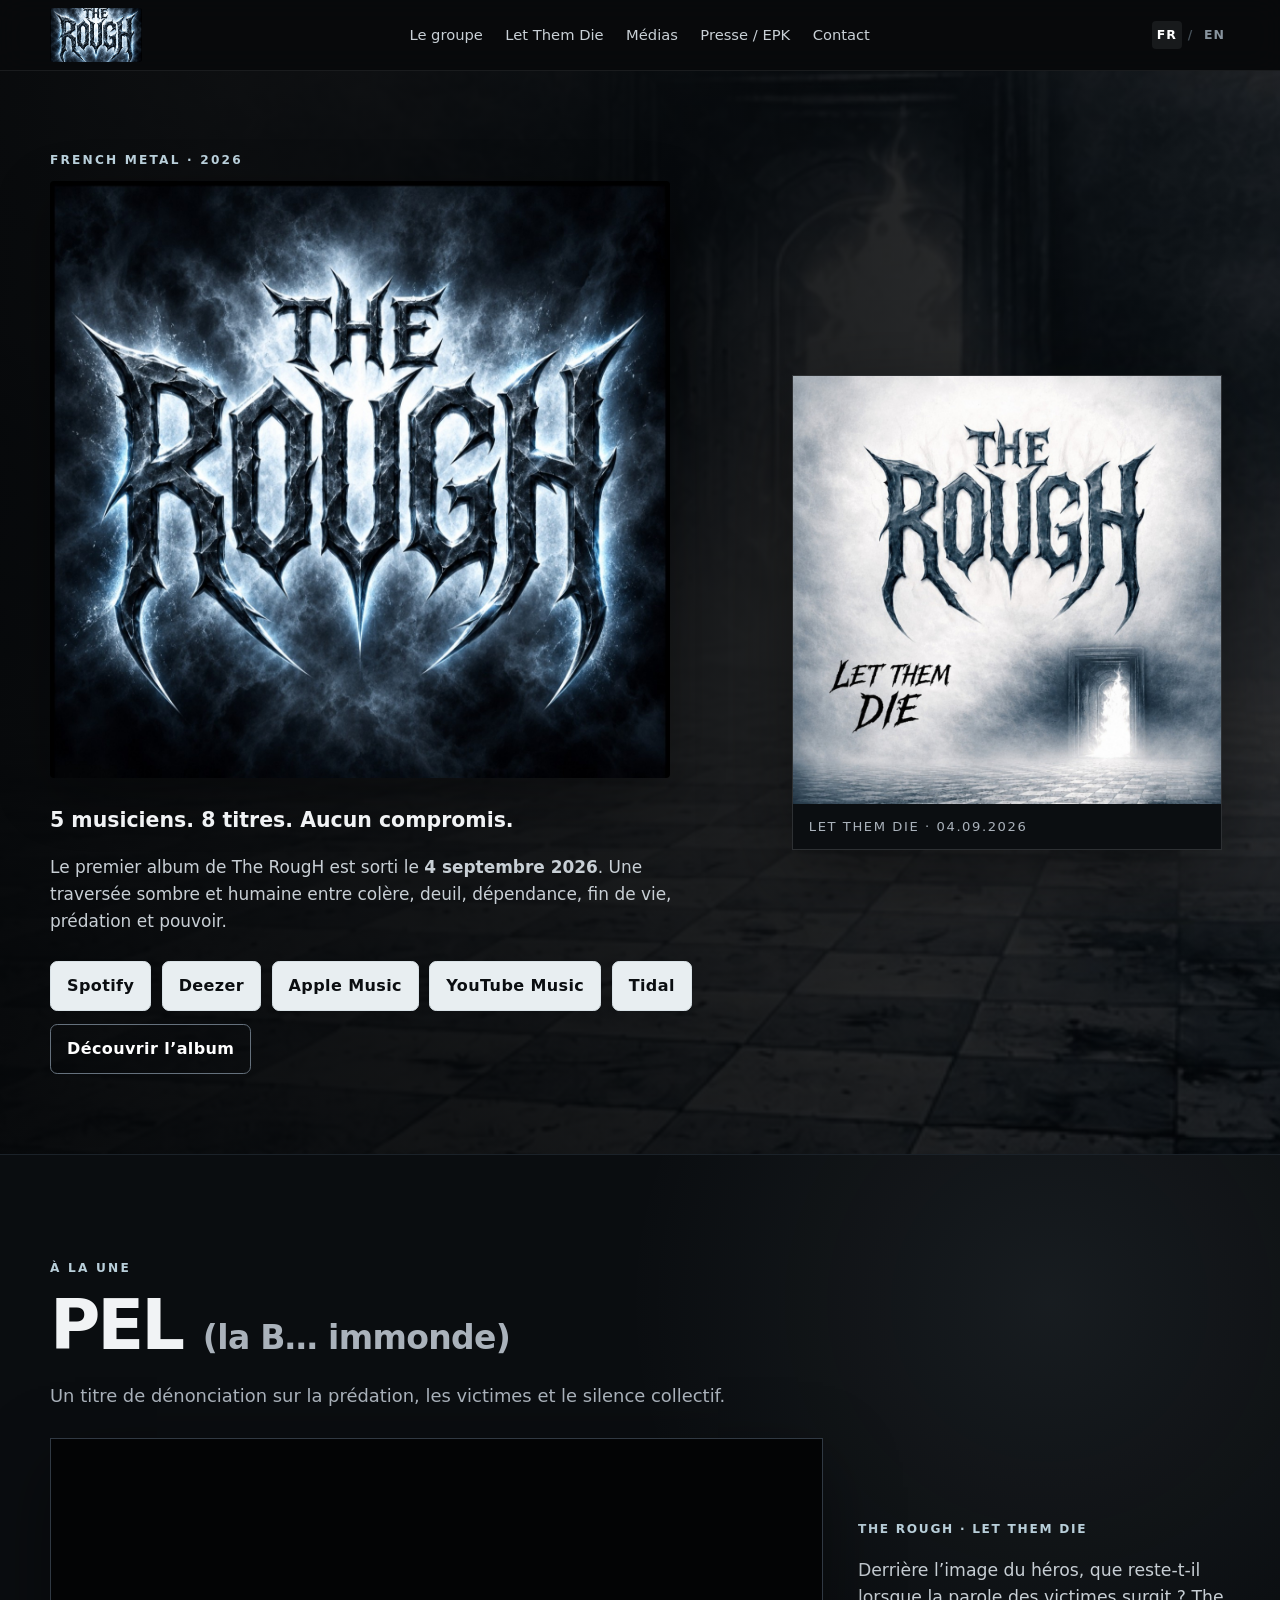
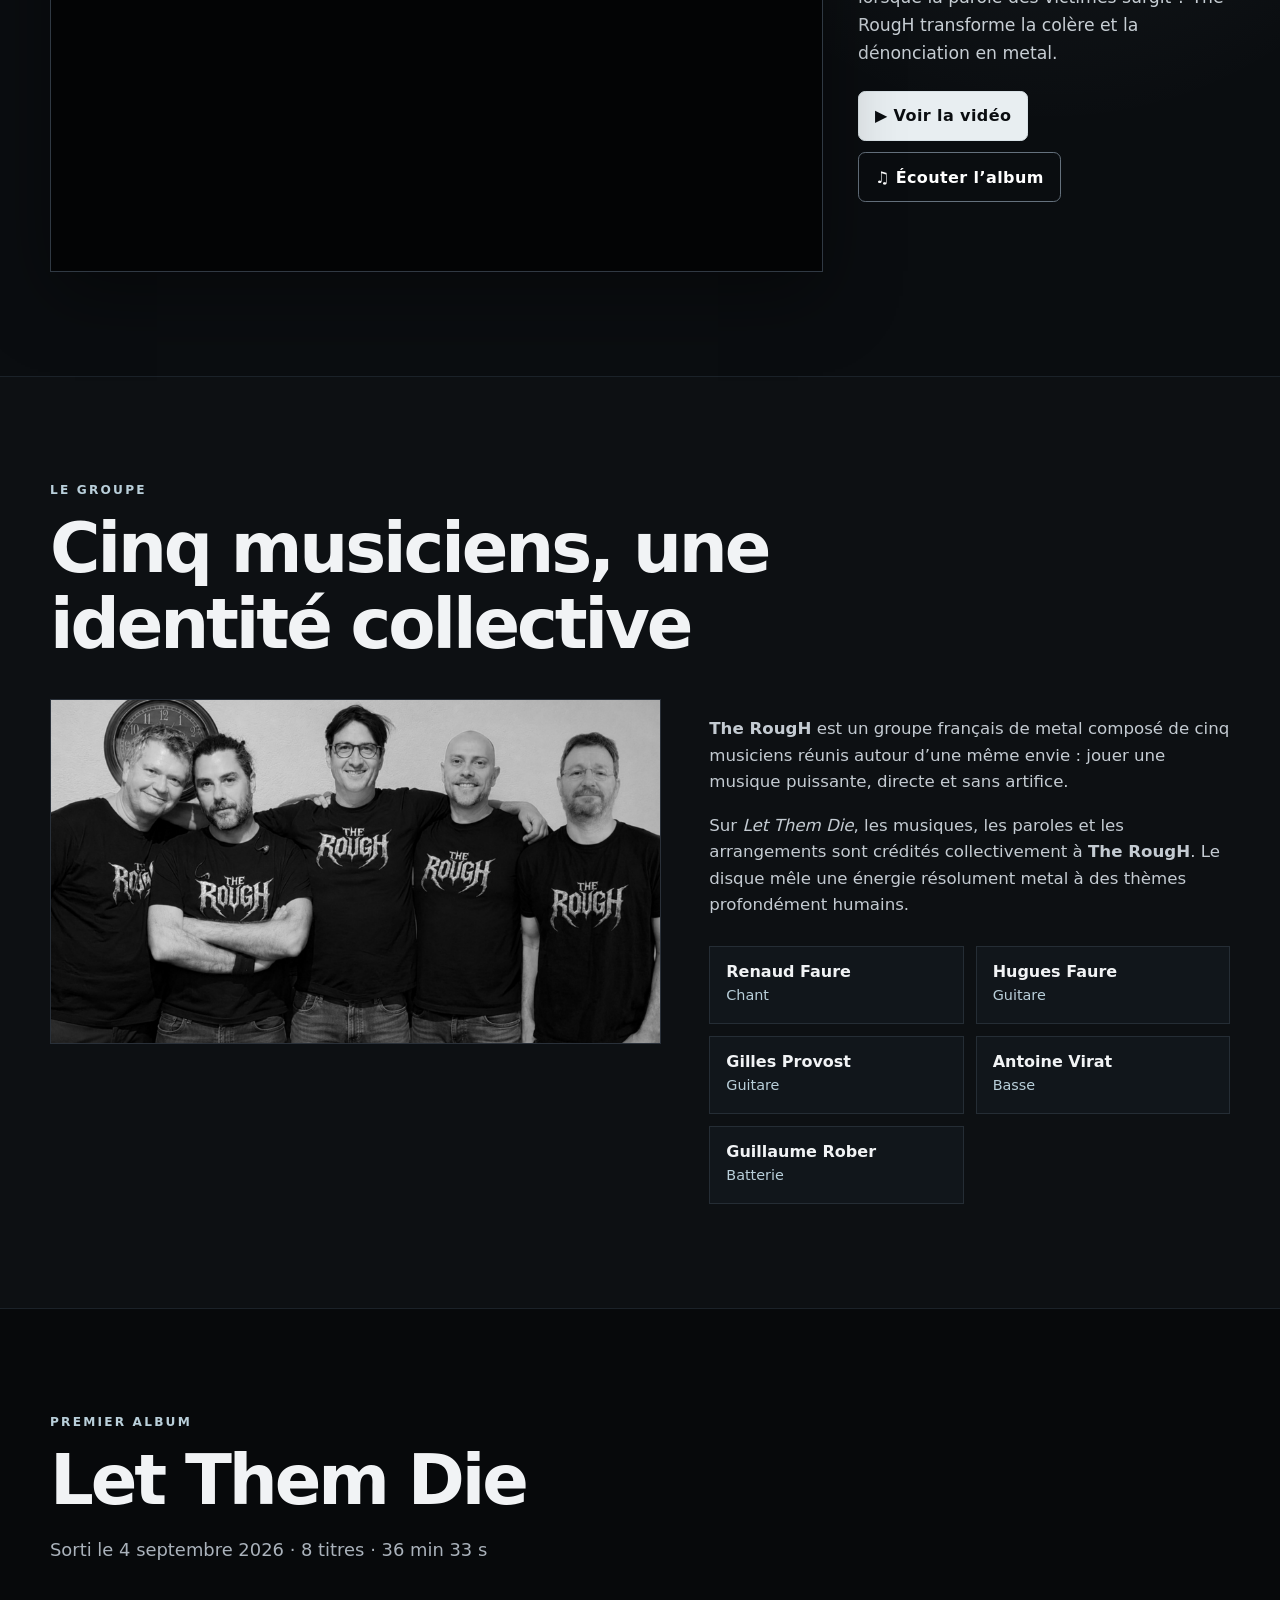
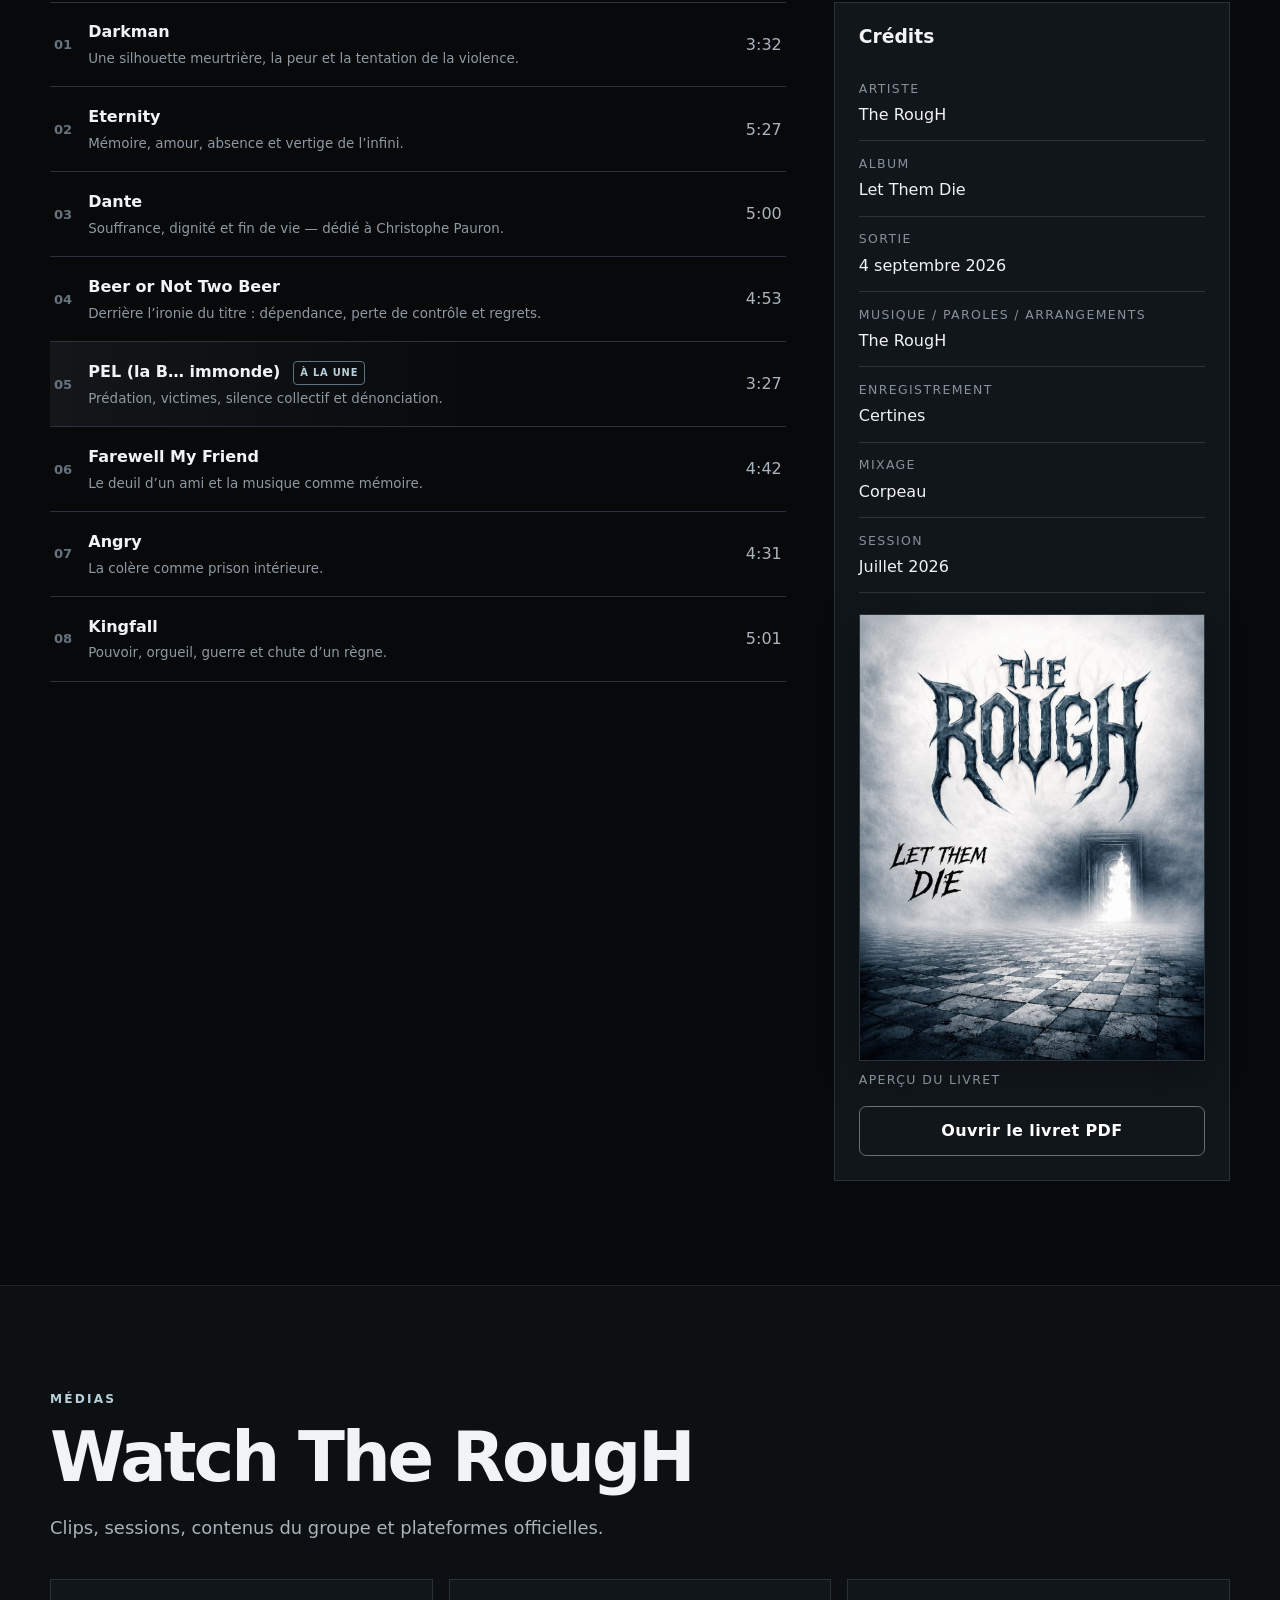
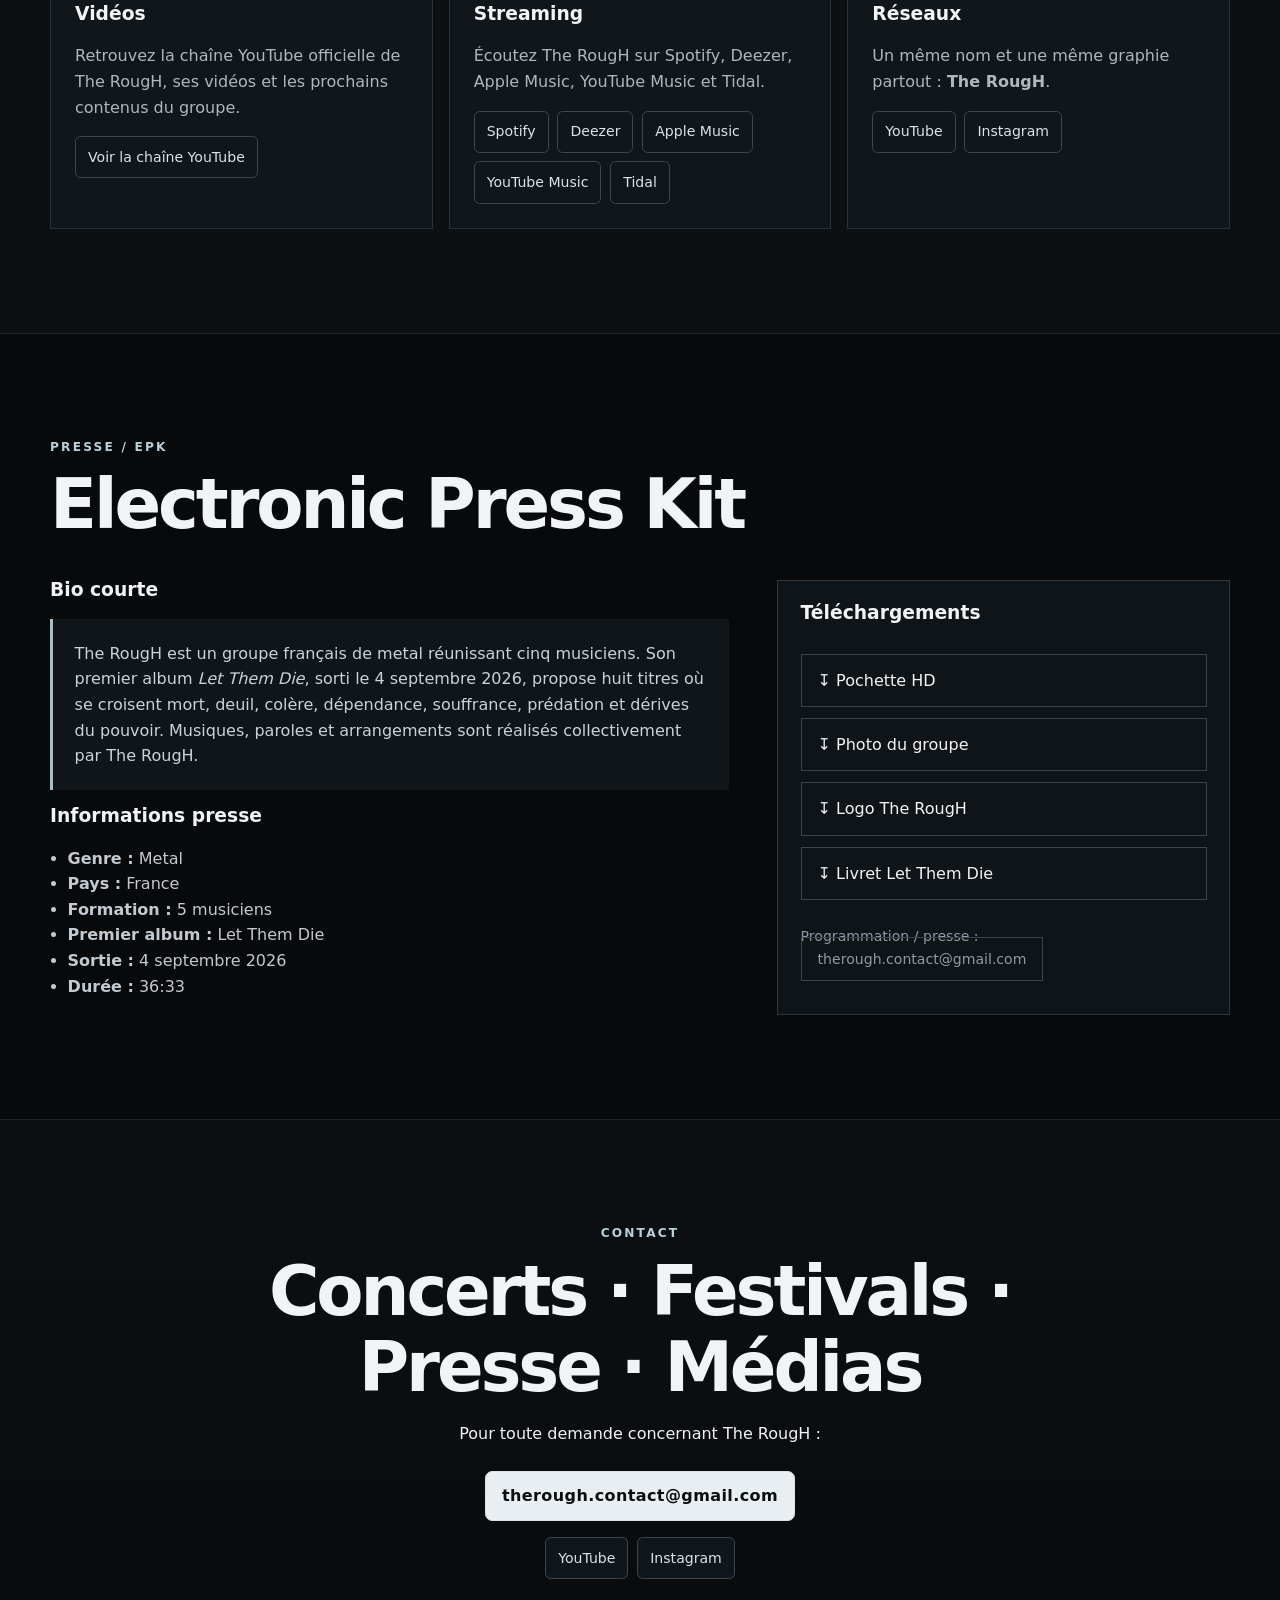
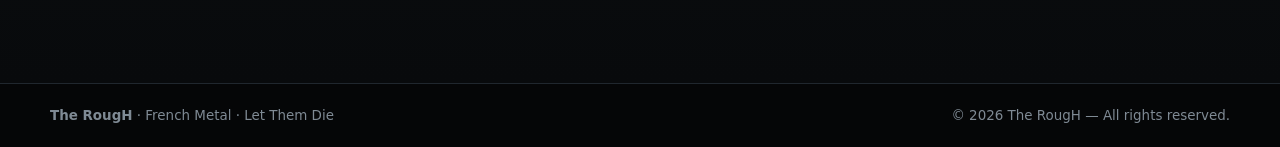
<file: index.html>
<!doctype html>
<html lang="fr">
<head>
  <meta charset="utf-8">
  <meta name="viewport" content="width=device-width, initial-scale=1">
  <title>The RougH — Let Them Die | Groupe de metal français</title>
  <meta name="description" content="Site officiel de The RougH, groupe français de metal. Premier album Let Them Die, sorti le 4 septembre 2026 : 8 titres, line-up, EPK, médias et contact.">
  <meta name="robots" content="index,follow,max-image-preview:large">
  <meta name="theme-color" content="#0b0e11">
  <link rel="canonical" href="https://therough.github.io/The-RougH-Site/">
  <link rel="alternate" hreflang="fr" href="https://therough.github.io/The-RougH-Site/">
  <link rel="alternate" hreflang="en" href="https://therough.github.io/The-RougH-Site/en.html">
  <link rel="alternate" hreflang="x-default" href="https://therough.github.io/The-RougH-Site/">
  <link rel="icon" href="assets/let-them-die-cover.jpg" type="image/jpeg">
  <link rel="stylesheet" href="styles.css?v=20260920-3">

  <meta property="og:type" content="website">
  <meta property="og:locale" content="fr_FR">
  <meta property="og:site_name" content="The RougH">
  <meta property="og:url" content="https://therough.github.io/The-RougH-Site/">
  <meta property="og:title" content="The RougH — Let Them Die">
  <meta property="og:description" content="French Metal — 5 musiciens, 8 titres. Premier album sorti le 4 septembre 2026.">
  <meta property="og:image" content="assets/og-image.jpg">
  <meta name="twitter:card" content="summary_large_image">

  <script type="application/ld+json">
  {
    "@context": "https://schema.org",
    "@type": "MusicGroup",
    "name": "The RougH",
    "genre": "Metal",
    "description": "Groupe français de metal composé de cinq musiciens.",
    "url": "https://therough.github.io/The-RougH-Site/",
    "email": "mailto:therough.contact@gmail.com",
    "sameAs": [
      "https://open.spotify.com/intl-fr/artist/4LIz9f7tCVgdFWtFyz8XD8?si=-3bFlfDtSk24dfx-TH1gPQ",
      "https://link.deezer.com/s/34rAGc2nlsBNffoQAOh64",
      "https://music.apple.com/fr/artist/the-rough/6793591488",
      "https://music.youtube.com/playlist?list=OLAK5uy_m5sBqcl4cN2cDpN-uARwpCFu1pe-vdUpE&si=XxvXAelbHbAW03sV",
      "https://tidal.com/album/545679735/u",
      "https://youtube.com/@gillesprovost-iz4ok?si=qDuQdzxe9u4fpO1z",
      "https://www.instagram.com/the_rough_metal_band/"
    ],
    "member": [
      {"@type":"Person","name":"Renaud Faure","roleName":"Chant"},
      {"@type":"Person","name":"Hugues Faure","roleName":"Guitare"},
      {"@type":"Person","name":"Gilles Provost","roleName":"Guitare"},
      {"@type":"Person","name":"Antoine Virat","roleName":"Basse"},
      {"@type":"Person","name":"Guillaume Rober","roleName":"Batterie"}
    ],
    "album": {
      "@type": "MusicAlbum",
      "name": "Let Them Die",
      "datePublished": "2026-09-04",
      "numTracks": 8,
      "byArtist": {"@type":"MusicGroup","name":"The RougH"}
    }
  }
  </script>

  <style id="tr-social-links-fix">
    .tr-social-links{display:flex!important;gap:.55rem!important;flex-wrap:wrap!important;margin-top:.8rem!important;}
    .tr-social-links a{display:inline-flex!important;visibility:visible!important;opacity:1!important;padding:.55rem .75rem!important;border:1px solid #3a4651!important;border-radius:.35rem!important;text-decoration:none!important;color:#dce3e7!important;background:#11161b!important;font-size:.88rem!important;}
    .contact-box .tr-social-links{justify-content:center!important;}
  </style>
</head>
<body>
  <a class="skip-link" href="#main">Aller au contenu</a>

  <header class="site-header" id="top">
    <div class="nav-wrap">
      <a class="brand brand-logo" href="#top" aria-label="The RougH, accueil"><img src="assets/the-rough-logo.jpg" alt="The RougH" width="180" height="150"></a>
      <button class="menu-button" aria-expanded="false" aria-controls="main-nav">Menu</button>
      <nav id="main-nav" class="main-nav" aria-label="Navigation principale">
        <a href="#groupe">Le groupe</a>
        <a href="#album">Let Them Die</a>
        <a href="#medias">Médias</a>
        <a href="#epk">Presse / EPK</a>
        <a href="#contact">Contact</a>
      </nav>
      <div class="lang-switch" aria-label="Choix de la langue">
        <a class="active" href="index.html" lang="fr" aria-current="page">FR</a>
        <span aria-hidden="true">/</span>
        <a href="en.html" lang="en">EN</a>
      </div>
    </div>
  </header>

  <main id="main">
    <section class="hero" aria-labelledby="hero-title">
      <div class="hero-overlay"></div>
      <div class="container hero-grid">
        <div class="hero-copy">
          <p class="eyebrow">FRENCH METAL · 2026</p>
          <h1 id="hero-title" class="hero-logo-title"><img src="assets/the-rough-logo.jpg" alt="The RougH" width="720" height="600"></h1>
                    <p class="tagline">5 musiciens. 8 titres. Aucun compromis.</p>
          <p class="intro">Le premier album de The RougH est sorti le <strong>4 septembre 2026</strong>. Une traversée sombre et humaine entre colère, deuil, dépendance, fin de vie, prédation et pouvoir.</p>
          <div class="cta-row" id="streaming-buttons" aria-label="Écouter The RougH"></div>
          <a class="button secondary" href="#album">Découvrir l’album</a>
        </div>
        <figure class="cover-card">
          <img src="assets/let-them-die-cover.jpg" alt="Pochette de l’album Let Them Die de The RougH" width="900" height="900">
          <figcaption>Let Them Die · 04.09.2026</figcaption>
        </figure>
      </div>
    </section>


    <section class="section featured-track" id="pel" aria-labelledby="pel-title">
      <div class="container">
        <div class="section-heading featured-heading">
          <p class="eyebrow">À LA UNE</p>
          <h2 id="pel-title">PEL <span class="featured-subtitle">(la B… immonde)</span></h2>
          <p class="lead">Un titre de dénonciation sur la prédation, les victimes et le silence collectif.</p>
        </div>

        <div class="featured-track-grid">
          <div class="featured-video">
            <iframe
              src="https://www.youtube-nocookie.com/embed/Ii59zTmpDXQ"
              title="The RougH — PEL (la B… immonde)"
              loading="lazy"
              allow="accelerometer; autoplay; clipboard-write; encrypted-media; gyroscope; picture-in-picture; web-share"
              referrerpolicy="strict-origin-when-cross-origin"
              allowfullscreen></iframe>
          </div>
          <div class="featured-copy">
            <p class="featured-kicker">THE ROUGH · LET THEM DIE</p>
            <p>Derrière l’image du héros, que reste-t-il lorsque la parole des victimes surgit ? The RougH transforme la colère et la dénonciation en metal.</p>
            <div class="featured-actions">
              <a class="button" href="https://youtu.be/Ii59zTmpDXQ" target="_blank" rel="noopener noreferrer" data-goatcounter-click="pel-video">▶ Voir la vidéo</a>
              <a class="button secondary" href="https://music.youtube.com/playlist?list=OLAK5uy_m5sBqcl4cN2cDpN-uARwpCFu1pe-vdUpE&si=XxvXAelbHbAW03sV" target="_blank" rel="noopener noreferrer" data-goatcounter-click="stream-youtube-music">♫ Écouter l’album</a>
            </div>
          </div>
        </div>
      </div>
    </section>

    <section class="section" id="groupe" aria-labelledby="groupe-title">
      <div class="container">
        <div class="section-heading">
          <p class="eyebrow">LE GROUPE</p>
          <h2 id="groupe-title">Cinq musiciens, une identité collective</h2>
        </div>
        <div class="band-layout">
          <figure class="band-photo">
            <img src="assets/the-rough-band.jpg" alt="Les cinq membres de The RougH" loading="lazy">
          </figure>
          <div class="band-copy">
            <p><strong>The RougH</strong> est un groupe français de metal composé de cinq musiciens réunis autour d’une même envie : jouer une musique puissante, directe et sans artifice.</p>
            <p>Sur <em>Let Them Die</em>, les musiques, les paroles et les arrangements sont crédités collectivement à <strong>The RougH</strong>. Le disque mêle une énergie résolument metal à des thèmes profondément humains.</p>
            <div class="members" role="list" aria-label="Membres de The RougH">
              <article role="listitem"><h3>Renaud Faure</h3><p>Chant</p></article>
              <article role="listitem"><h3>Hugues Faure</h3><p>Guitare</p></article>
              <article role="listitem"><h3>Gilles Provost</h3><p>Guitare</p></article>
              <article role="listitem"><h3>Antoine Virat</h3><p>Basse</p></article>
              <article role="listitem"><h3>Guillaume Rober</h3><p>Batterie</p></article>
            </div>
          </div>
        </div>
      </div>
    </section>

    <section class="section section-dark" id="album" aria-labelledby="album-title">
      <div class="container">
        <div class="section-heading">
          <p class="eyebrow">PREMIER ALBUM</p>
          <h2 id="album-title">Let Them Die</h2>
          <p class="lead">Sorti le 4 septembre 2026 · 8 titres · 36 min 33 s</p>
        </div>

        <div class="album-grid">
          <div>
            <ol class="tracklist">
              <li><span><strong>Darkman</strong><small>Une silhouette meurtrière, la peur et la tentation de la violence.</small></span><time>3:32</time></li>
              <li><span><strong>Eternity</strong><small>Mémoire, amour, absence et vertige de l’infini.</small></span><time>5:27</time></li>
              <li><span><strong>Dante</strong><small>Souffrance, dignité et fin de vie — dédié à Christophe Pauron.</small></span><time>5:00</time></li>
              <li><span><strong>Beer or Not Two Beer</strong><small>Derrière l’ironie du titre : dépendance, perte de contrôle et regrets.</small></span><time>4:53</time></li>
              <li class="track-featured"><span><strong>PEL (la B… immonde) <a class="track-badge" href="#pel">À LA UNE</a></strong><small>Prédation, victimes, silence collectif et dénonciation.</small></span><time>3:27</time></li>
              <li><span><strong>Farewell My Friend</strong><small>Le deuil d’un ami et la musique comme mémoire.</small></span><time>4:42</time></li>
              <li><span><strong>Angry</strong><small>La colère comme prison intérieure.</small></span><time>4:31</time></li>
              <li><span><strong>Kingfall</strong><small>Pouvoir, orgueil, guerre et chute d’un règne.</small></span><time>5:01</time></li>
            </ol>
          </div>
          <aside class="album-facts" aria-label="Crédits de l’album">
            <h3>Crédits</h3>
            <dl>
              <div><dt>Artiste</dt><dd>The RougH</dd></div>
              <div><dt>Album</dt><dd>Let Them Die</dd></div>
              <div><dt>Sortie</dt><dd>4 septembre 2026</dd></div>
              <div><dt>Musique / paroles / arrangements</dt><dd>The RougH</dd></div>
              <div><dt>Enregistrement</dt><dd>Certines</dd></div>
              <div><dt>Mixage</dt><dd>Corpeau</dd></div>
              <div><dt>Session</dt><dd>Juillet 2026</dd></div>
            </dl>
            <figure class="booklet-preview">
              <img src="assets/livret-preview.jpg" alt="Aperçu du livret Let Them Die">
              <figcaption>Aperçu du livret</figcaption>
            </figure>
            <a class="button secondary full" href="assets/livret-let-them-die.pdf" target="_blank" rel="noopener" data-goatcounter-click="booklet-pdf">Ouvrir le livret PDF</a>
          </aside>
        </div>
      </div>
    </section>

    <section class="section" id="medias" aria-labelledby="medias-title">
      <div class="container">
        <div class="section-heading">
          <p class="eyebrow">MÉDIAS</p>
          <h2 id="medias-title">Watch The RougH</h2>
          <p class="lead">Clips, sessions, contenus du groupe et plateformes officielles.</p>
        </div>
        <div class="media-cards">
          <article class="media-card">
            <h3>Vidéos</h3>
            <p>Retrouvez la chaîne YouTube officielle de The RougH, ses vidéos et les prochains contenus du groupe.</p>
            <div id="video-social" class="tr-social-links"><a href="https://youtube.com/@gillesprovost-iz4ok?si=qDuQdzxe9u4fpO1z" target="_blank" rel="noopener noreferrer" data-goatcounter-click="social-youtube">Voir la chaîne YouTube</a></div>
          </article>
          <article class="media-card">
            <h3>Streaming</h3>
            <p>Écoutez The RougH sur Spotify, Deezer, Apple Music, YouTube Music et Tidal.</p>
            <div id="streaming-secondary" class="link-cloud"></div>
          </article>
          <article class="media-card">
            <h3>Réseaux</h3>
            <p>Un même nom et une même graphie partout : <strong>The RougH</strong>.</p>
            <div class="tr-social-links" aria-label="Réseaux"><a href="https://youtube.com/@gillesprovost-iz4ok?si=qDuQdzxe9u4fpO1z" target="_blank" rel="noopener noreferrer" data-goatcounter-click="social-youtube">YouTube</a><a href="https://www.instagram.com/the_rough_metal_band/" target="_blank" rel="noopener noreferrer" data-goatcounter-click="social-instagram">Instagram</a></div>
            
          </article>
        </div>
      </div>
    </section>

    <section class="section section-dark" id="epk" aria-labelledby="epk-title">
      <div class="container">
        <div class="section-heading">
          <p class="eyebrow">PRESSE / EPK</p>
          <h2 id="epk-title">Electronic Press Kit</h2>
        </div>
        <div class="epk-grid">
          <div>
            <h3>Bio courte</h3>
            <p class="bio-box">The RougH est un groupe français de metal réunissant cinq musiciens. Son premier album <em>Let Them Die</em>, sorti le 4 septembre 2026, propose huit titres où se croisent mort, deuil, colère, dépendance, souffrance, prédation et dérives du pouvoir. Musiques, paroles et arrangements sont réalisés collectivement par The RougH.</p>
            <h3>Informations presse</h3>
            <ul class="facts-list">
              <li><strong>Genre :</strong> Metal</li>
              <li><strong>Pays :</strong> France</li>
              <li><strong>Formation :</strong> 5 musiciens</li>
              <li><strong>Premier album :</strong> Let Them Die</li>
              <li><strong>Sortie :</strong> 4 septembre 2026</li>
              <li><strong>Durée :</strong> 36:33</li>
            </ul>
          </div>
          <div class="downloads">
            <h3>Téléchargements</h3>
            <a href="assets/let-them-die-cover.jpg" download>↧ Pochette HD</a>
            <a href="assets/the-rough-band.jpg" download>↧ Photo du groupe</a>
            <a href="assets/the-rough-logo.jpg" download>↧ Logo The RougH</a>
            <a href="assets/livret-let-them-die.pdf" download data-goatcounter-click="booklet-pdf">↧ Livret Let Them Die</a>
            <p class="note">Programmation / presse : <a href="mailto:therough.contact@gmail.com" data-goatcounter-click="contact-email">therough.contact@gmail.com</a></p>
          </div>
        </div>
      </div>
    </section>

    <section class="section contact-section" id="contact" aria-labelledby="contact-title">
      <div class="container contact-box">
        <p class="eyebrow">CONTACT</p>
        <h2 id="contact-title">Concerts · Festivals · Presse · Médias</h2>
        <p>Pour toute demande concernant The RougH :</p>
        <div id="contact-action"></div>
        <div class="tr-social-links" aria-label="Réseaux"><a href="https://youtube.com/@gillesprovost-iz4ok?si=qDuQdzxe9u4fpO1z" target="_blank" rel="noopener noreferrer" data-goatcounter-click="social-youtube">YouTube</a><a href="https://www.instagram.com/the_rough_metal_band/" target="_blank" rel="noopener noreferrer" data-goatcounter-click="social-instagram">Instagram</a></div>
        
      </div>
    </section>
  </main>

  <footer class="site-footer">
    <div class="container footer-grid">
      <p><strong>The RougH</strong> · French Metal · Let Them Die</p>
      <p>© 2026 The RougH — All rights reserved.</p>
    </div>
  </footer>

  <script src="site-config.js?v=20260920-3"></script>
  <script src="script.js?v=20260920-3"></script>
  <script data-goatcounter="https://therough.goatcounter.com/count" async src="https://gc.zgo.at/count.js"></script>
</body>
</html>
</file>
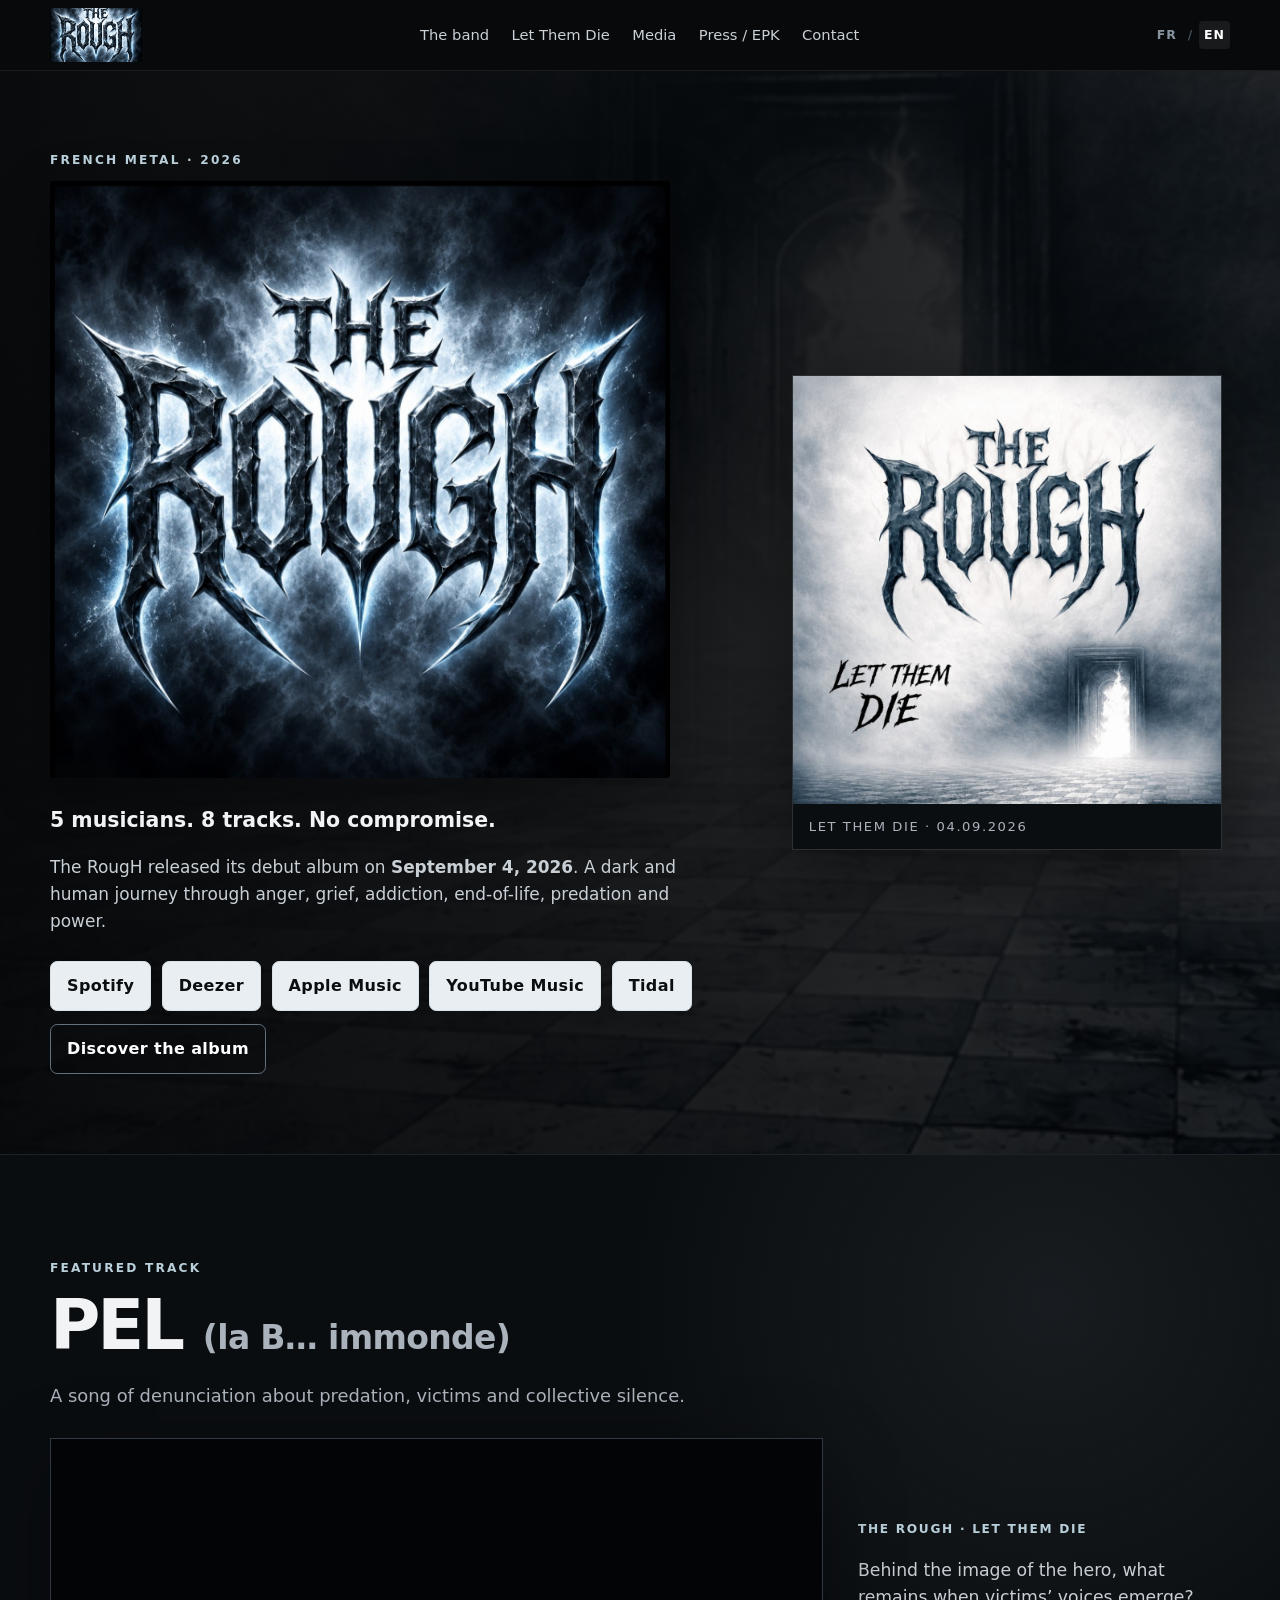
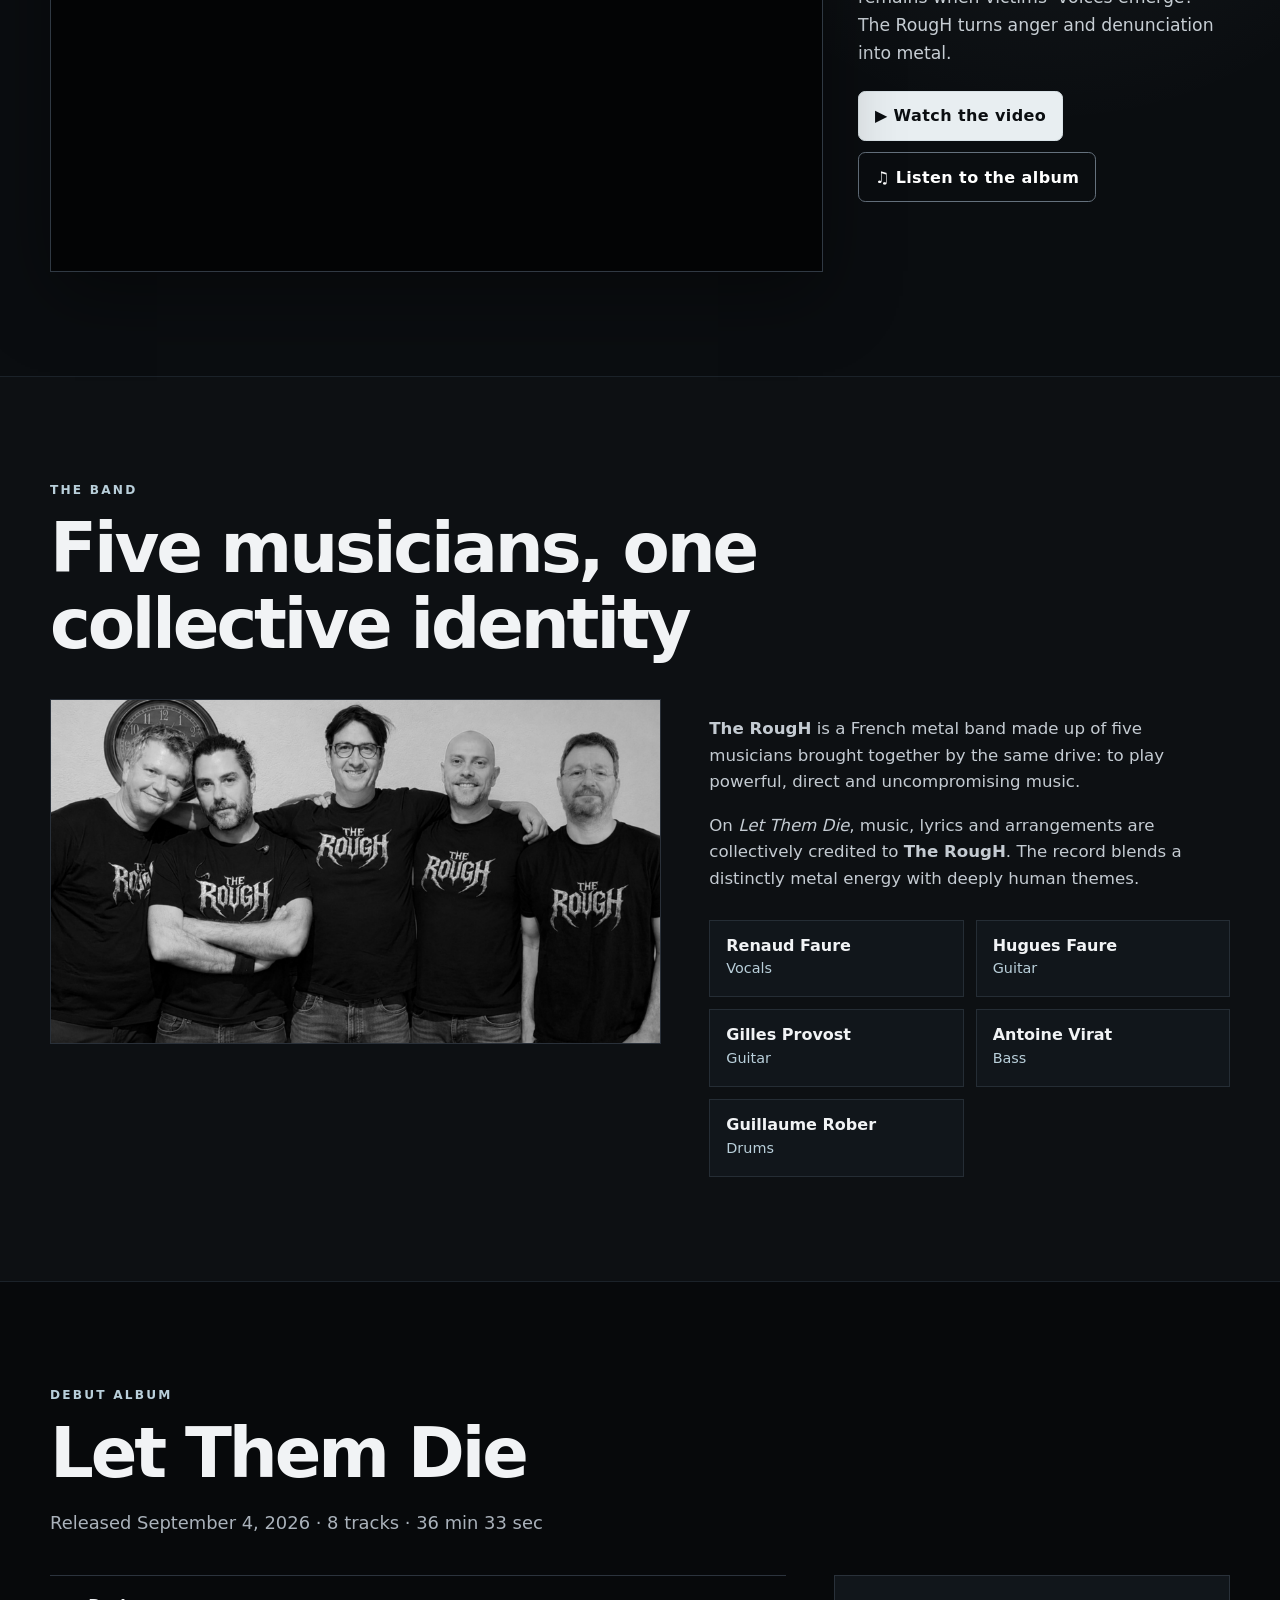
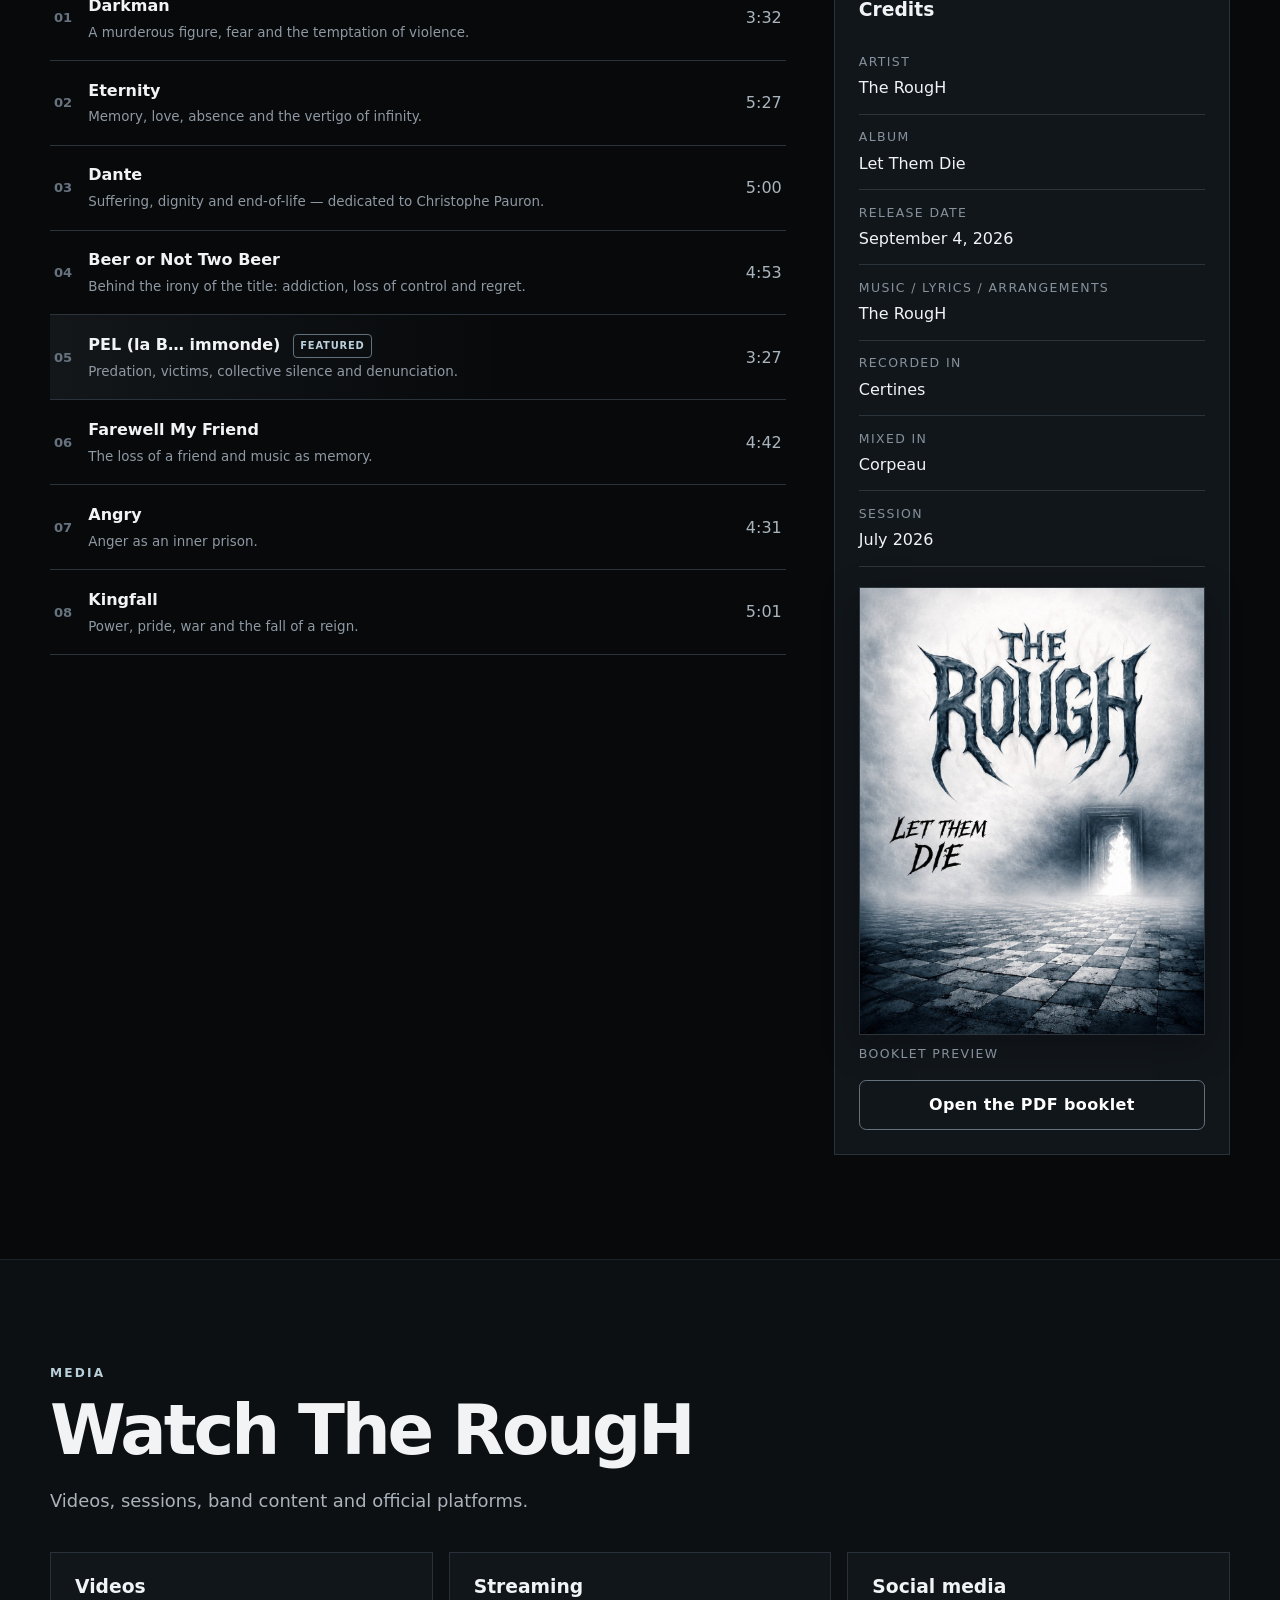
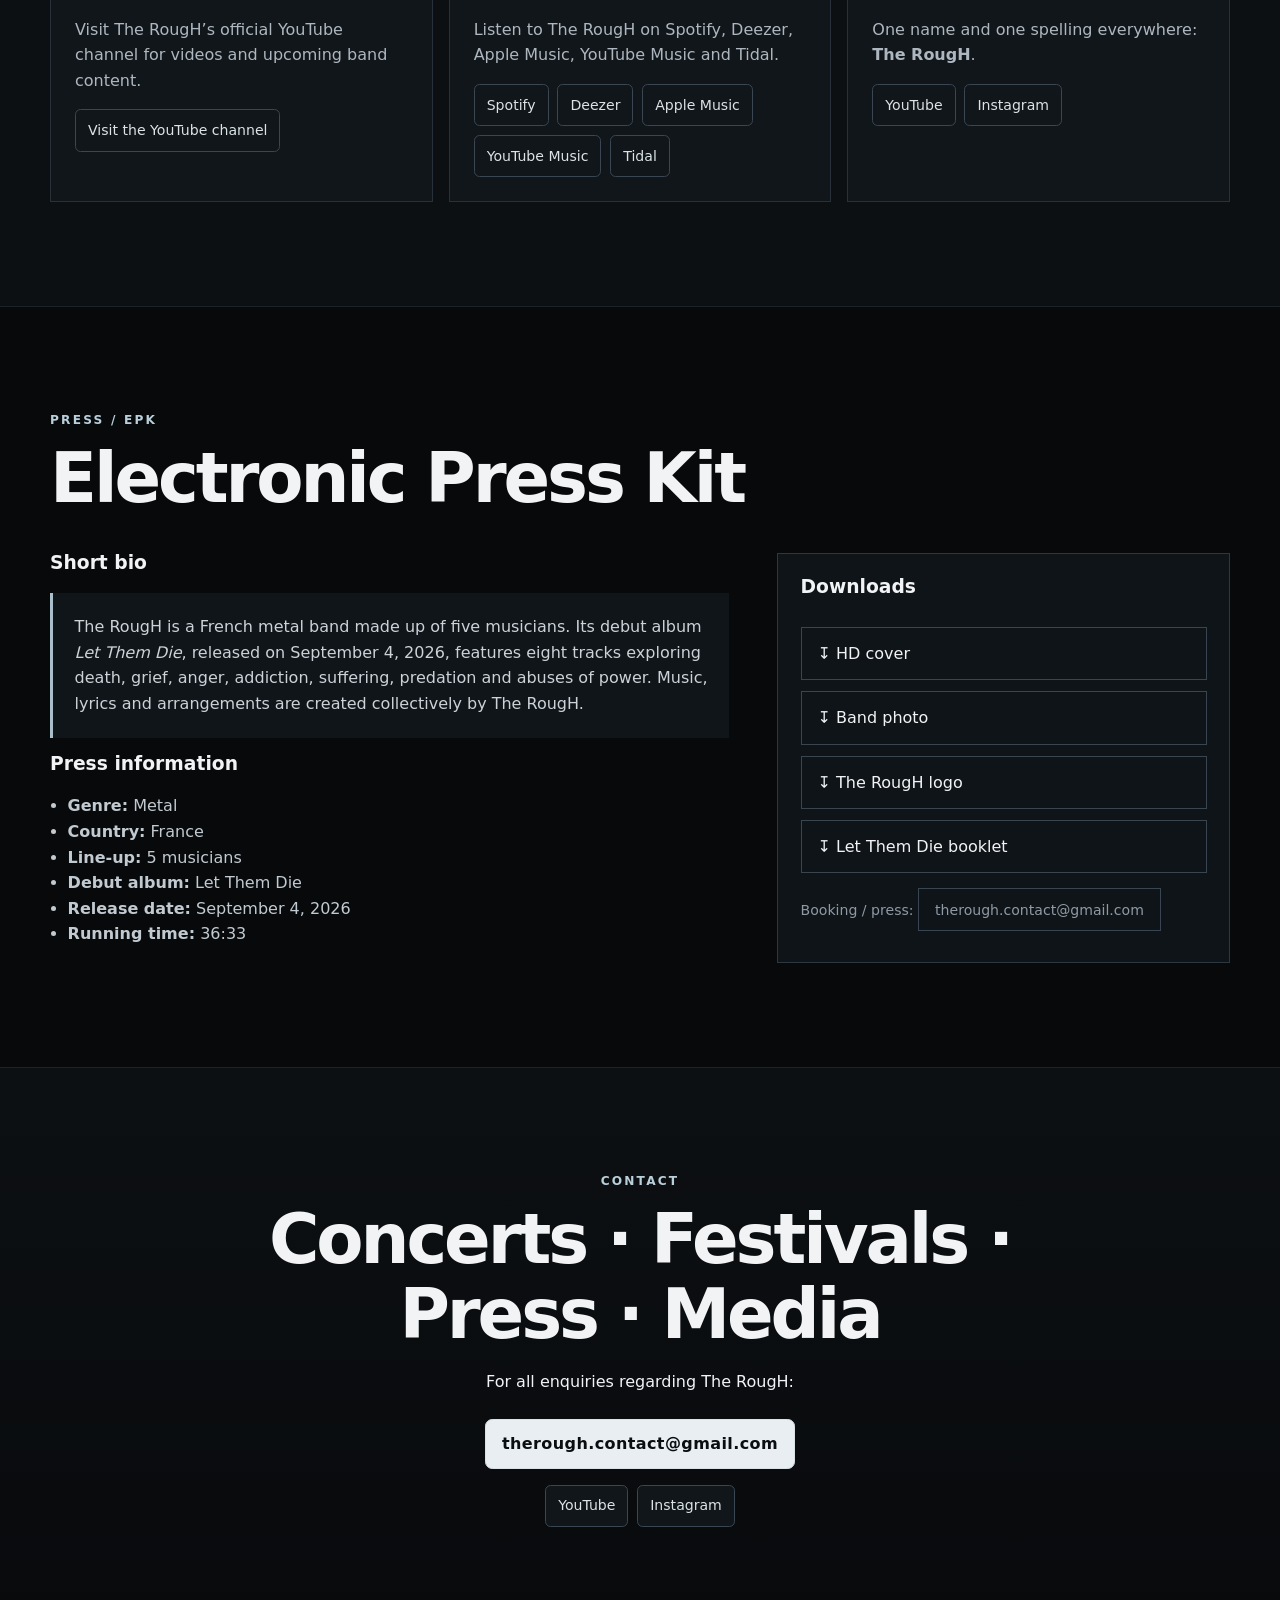
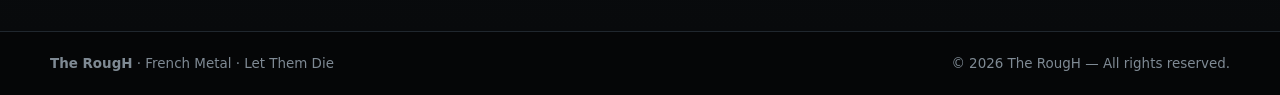
<file: en.html>
<!doctype html>
<html lang="en">
<head>
  <meta charset="utf-8">
  <meta name="viewport" content="width=device-width, initial-scale=1">
  <title>The RougH — Let Them Die | French metal band</title>
  <meta name="description" content="Official website of The RougH, a French metal band. Debut album Let Them Die, released September 4, 2026: 8 tracks, line-up, EPK, media and contact.">
  <meta name="robots" content="index,follow,max-image-preview:large">
  <meta name="theme-color" content="#0b0e11">
  <link rel="canonical" href="https://therough.github.io/The-RougH-Site/en.html">
  <link rel="alternate" hreflang="fr" href="https://therough.github.io/The-RougH-Site/">
  <link rel="alternate" hreflang="en" href="https://therough.github.io/The-RougH-Site/en.html">
  <link rel="alternate" hreflang="x-default" href="https://therough.github.io/The-RougH-Site/">
  <link rel="icon" href="assets/let-them-die-cover.jpg" type="image/jpeg">
  <link rel="stylesheet" href="styles.css?v=20260920-3">

  <meta property="og:type" content="website">
  <meta property="og:locale" content="en_US">
  <meta property="og:site_name" content="The RougH">
  <meta property="og:url" content="https://therough.github.io/The-RougH-Site/en.html">
  <meta property="og:title" content="The RougH — Let Them Die">
  <meta property="og:description" content="French Metal — 5 musicians, 8 tracks. Debut album released September 4, 2026.">
  <meta property="og:image" content="assets/og-image.jpg">
  <meta name="twitter:card" content="summary_large_image">

  <script type="application/ld+json">
  {
    "@context": "https://schema.org",
    "@type": "MusicGroup",
    "name": "The RougH",
    "genre": "Metal",
    "description": "French metal band made up of five musicians.",
    "url": "https://therough.github.io/The-RougH-Site/en.html",
    "email": "mailto:therough.contact@gmail.com",
    "sameAs": [
      "https://open.spotify.com/intl-fr/artist/4LIz9f7tCVgdFWtFyz8XD8?si=-3bFlfDtSk24dfx-TH1gPQ",
      "https://link.deezer.com/s/34rAGc2nlsBNffoQAOh64",
      "https://music.apple.com/fr/artist/the-rough/6793591488",
      "https://music.youtube.com/playlist?list=OLAK5uy_m5sBqcl4cN2cDpN-uARwpCFu1pe-vdUpE&si=XxvXAelbHbAW03sV",
      "https://tidal.com/album/545679735/u",
      "https://youtube.com/@gillesprovost-iz4ok?si=qDuQdzxe9u4fpO1z",
      "https://www.instagram.com/the_rough_metal_band/"
    ],
    "member": [
      {"@type":"Person","name":"Renaud Faure","roleName":"Vocals"},
      {"@type":"Person","name":"Hugues Faure","roleName":"Guitar"},
      {"@type":"Person","name":"Gilles Provost","roleName":"Guitar"},
      {"@type":"Person","name":"Antoine Virat","roleName":"Bass"},
      {"@type":"Person","name":"Guillaume Rober","roleName":"Drums"}
    ],
    "album": {
      "@type": "MusicAlbum",
      "name": "Let Them Die",
      "datePublished": "2026-09-04",
      "numTracks": 8,
      "byArtist": {"@type":"MusicGroup","name":"The RougH"}
    }
  }
  </script>

  <style id="tr-social-links-fix">
    .tr-social-links{display:flex!important;gap:.55rem!important;flex-wrap:wrap!important;margin-top:.8rem!important;}
    .tr-social-links a{display:inline-flex!important;visibility:visible!important;opacity:1!important;padding:.55rem .75rem!important;border:1px solid #3a4651!important;border-radius:.35rem!important;text-decoration:none!important;color:#dce3e7!important;background:#11161b!important;font-size:.88rem!important;}
    .contact-box .tr-social-links{justify-content:center!important;}
  </style>
</head>
<body>
  <a class="skip-link" href="#main">Skip to content</a>

  <header class="site-header" id="top">
    <div class="nav-wrap">
      <a class="brand brand-logo" href="#top" aria-label="The RougH, home"><img src="assets/the-rough-logo.jpg" alt="The RougH" width="180" height="150"></a>
      <button class="menu-button" aria-expanded="false" aria-controls="main-nav">Menu</button>
      <nav id="main-nav" class="main-nav" aria-label="Main navigation">
        <a href="#groupe">The band</a>
        <a href="#album">Let Them Die</a>
        <a href="#medias">Media</a>
        <a href="#epk">Press / EPK</a>
        <a href="#contact">Contact</a>
      </nav>
      <div class="lang-switch" aria-label="Language selection">
        <a href="index.html" lang="fr">FR</a>
        <span aria-hidden="true">/</span>
        <a class="active" href="en.html" lang="en" aria-current="page">EN</a>
      </div>
    </div>
  </header>

  <main id="main">
    <section class="hero" aria-labelledby="hero-title">
      <div class="hero-overlay"></div>
      <div class="container hero-grid">
        <div class="hero-copy">
          <p class="eyebrow">FRENCH METAL · 2026</p>
          <h1 id="hero-title" class="hero-logo-title"><img src="assets/the-rough-logo.jpg" alt="The RougH" width="720" height="600"></h1>
                    <p class="tagline">5 musicians. 8 tracks. No compromise.</p>
          <p class="intro">The RougH released its debut album on <strong>September 4, 2026</strong>. A dark and human journey through anger, grief, addiction, end-of-life, predation and power.</p>
          <div class="cta-row" id="streaming-buttons" aria-label="Listen to The RougH"></div>
          <a class="button secondary" href="#album">Discover the album</a>
        </div>
        <figure class="cover-card">
          <img src="assets/let-them-die-cover.jpg" alt="Let Them Die album cover by The RougH" width="900" height="900">
          <figcaption>Let Them Die · 04.09.2026</figcaption>
        </figure>
      </div>
    </section>


    <section class="section featured-track" id="pel" aria-labelledby="pel-title">
      <div class="container">
        <div class="section-heading featured-heading">
          <p class="eyebrow">FEATURED TRACK</p>
          <h2 id="pel-title">PEL <span class="featured-subtitle">(la B… immonde)</span></h2>
          <p class="lead">A song of denunciation about predation, victims and collective silence.</p>
        </div>

        <div class="featured-track-grid">
          <div class="featured-video">
            <iframe
              src="https://www.youtube-nocookie.com/embed/Ii59zTmpDXQ"
              title="The RougH — PEL (la B… immonde)"
              loading="lazy"
              allow="accelerometer; autoplay; clipboard-write; encrypted-media; gyroscope; picture-in-picture; web-share"
              referrerpolicy="strict-origin-when-cross-origin"
              allowfullscreen></iframe>
          </div>
          <div class="featured-copy">
            <p class="featured-kicker">THE ROUGH · LET THEM DIE</p>
            <p>Behind the image of the hero, what remains when victims’ voices emerge? The RougH turns anger and denunciation into metal.</p>
            <div class="featured-actions">
              <a class="button" href="https://youtu.be/Ii59zTmpDXQ" target="_blank" rel="noopener noreferrer" data-goatcounter-click="pel-video">▶ Watch the video</a>
              <a class="button secondary" href="https://music.youtube.com/playlist?list=OLAK5uy_m5sBqcl4cN2cDpN-uARwpCFu1pe-vdUpE&si=XxvXAelbHbAW03sV" target="_blank" rel="noopener noreferrer" data-goatcounter-click="stream-youtube-music">♫ Listen to the album</a>
            </div>
          </div>
        </div>
      </div>
    </section>

    <section class="section" id="groupe" aria-labelledby="groupe-title">
      <div class="container">
        <div class="section-heading">
          <p class="eyebrow">THE BAND</p>
          <h2 id="groupe-title">Five musicians, one collective identity</h2>
        </div>
        <div class="band-layout">
          <figure class="band-photo">
            <img src="assets/the-rough-band.jpg" alt="The five members of The RougH" loading="lazy">
          </figure>
          <div class="band-copy">
            <p><strong>The RougH</strong> is a French metal band made up of five musicians brought together by the same drive: to play powerful, direct and uncompromising music.</p>
            <p>On <em>Let Them Die</em>, music, lyrics and arrangements are collectively credited to <strong>The RougH</strong>. The record blends a distinctly metal energy with deeply human themes.</p>
            <div class="members" role="list" aria-label="Members of The RougH">
              <article role="listitem"><h3>Renaud Faure</h3><p>Vocals</p></article>
              <article role="listitem"><h3>Hugues Faure</h3><p>Guitar</p></article>
              <article role="listitem"><h3>Gilles Provost</h3><p>Guitar</p></article>
              <article role="listitem"><h3>Antoine Virat</h3><p>Bass</p></article>
              <article role="listitem"><h3>Guillaume Rober</h3><p>Drums</p></article>
            </div>
          </div>
        </div>
      </div>
    </section>

    <section class="section section-dark" id="album" aria-labelledby="album-title">
      <div class="container">
        <div class="section-heading">
          <p class="eyebrow">DEBUT ALBUM</p>
          <h2 id="album-title">Let Them Die</h2>
          <p class="lead">Released September 4, 2026 · 8 tracks · 36 min 33 sec</p>
        </div>

        <div class="album-grid">
          <div>
            <ol class="tracklist">
              <li><span><strong>Darkman</strong><small>A murderous figure, fear and the temptation of violence.</small></span><time>3:32</time></li>
              <li><span><strong>Eternity</strong><small>Memory, love, absence and the vertigo of infinity.</small></span><time>5:27</time></li>
              <li><span><strong>Dante</strong><small>Suffering, dignity and end-of-life — dedicated to Christophe Pauron.</small></span><time>5:00</time></li>
              <li><span><strong>Beer or Not Two Beer</strong><small>Behind the irony of the title: addiction, loss of control and regret.</small></span><time>4:53</time></li>
              <li class="track-featured"><span><strong>PEL (la B… immonde) <a class="track-badge" href="#pel">FEATURED</a></strong><small>Predation, victims, collective silence and denunciation.</small></span><time>3:27</time></li>
              <li><span><strong>Farewell My Friend</strong><small>The loss of a friend and music as memory.</small></span><time>4:42</time></li>
              <li><span><strong>Angry</strong><small>Anger as an inner prison.</small></span><time>4:31</time></li>
              <li><span><strong>Kingfall</strong><small>Power, pride, war and the fall of a reign.</small></span><time>5:01</time></li>
            </ol>
          </div>
          <aside class="album-facts" aria-label="Album credits">
            <h3>Credits</h3>
            <dl>
              <div><dt>Artist</dt><dd>The RougH</dd></div>
              <div><dt>Album</dt><dd>Let Them Die</dd></div>
              <div><dt>Release date</dt><dd>September 4, 2026</dd></div>
              <div><dt>Music / lyrics / arrangements</dt><dd>The RougH</dd></div>
              <div><dt>Recorded in</dt><dd>Certines</dd></div>
              <div><dt>Mixed in</dt><dd>Corpeau</dd></div>
              <div><dt>Session</dt><dd>July 2026</dd></div>
            </dl>
            <figure class="booklet-preview">
              <img src="assets/livret-preview.jpg" alt="Preview of the Let Them Die booklet">
              <figcaption>Booklet preview</figcaption>
            </figure>
            <a class="button secondary full" href="assets/livret-let-them-die.pdf" target="_blank" rel="noopener" data-goatcounter-click="booklet-pdf">Open the PDF booklet</a>
          </aside>
        </div>
      </div>
    </section>

    <section class="section" id="medias" aria-labelledby="medias-title">
      <div class="container">
        <div class="section-heading">
          <p class="eyebrow">MEDIA</p>
          <h2 id="medias-title">Watch The RougH</h2>
          <p class="lead">Videos, sessions, band content and official platforms.</p>
        </div>
        <div class="media-cards">
          <article class="media-card">
            <h3>Videos</h3>
            <p>Visit The RougH’s official YouTube channel for videos and upcoming band content.</p>
            <div id="video-social" class="tr-social-links"><a href="https://youtube.com/@gillesprovost-iz4ok?si=qDuQdzxe9u4fpO1z" target="_blank" rel="noopener noreferrer" data-goatcounter-click="social-youtube">Visit the YouTube channel</a></div>
          </article>
          <article class="media-card">
            <h3>Streaming</h3>
            <p>Listen to The RougH on Spotify, Deezer, Apple Music, YouTube Music and Tidal.</p>
            <div id="streaming-secondary" class="link-cloud"></div>
          </article>
          <article class="media-card">
            <h3>Social media</h3>
            <p>One name and one spelling everywhere: <strong>The RougH</strong>.</p>
            <div class="tr-social-links" aria-label="Social media"><a href="https://youtube.com/@gillesprovost-iz4ok?si=qDuQdzxe9u4fpO1z" target="_blank" rel="noopener noreferrer" data-goatcounter-click="social-youtube">YouTube</a><a href="https://www.instagram.com/the_rough_metal_band/" target="_blank" rel="noopener noreferrer" data-goatcounter-click="social-instagram">Instagram</a></div>
            
          </article>
        </div>
      </div>
    </section>

    <section class="section section-dark" id="epk" aria-labelledby="epk-title">
      <div class="container">
        <div class="section-heading">
          <p class="eyebrow">PRESS / EPK</p>
          <h2 id="epk-title">Electronic Press Kit</h2>
        </div>
        <div class="epk-grid">
          <div>
            <h3>Short bio</h3>
            <p class="bio-box">The RougH is a French metal band made up of five musicians. Its debut album <em>Let Them Die</em>, released on September 4, 2026, features eight tracks exploring death, grief, anger, addiction, suffering, predation and abuses of power. Music, lyrics and arrangements are created collectively by The RougH.</p>
            <h3>Press information</h3>
            <ul class="facts-list">
              <li><strong>Genre:</strong> Metal</li>
              <li><strong>Country:</strong> France</li>
              <li><strong>Line-up:</strong> 5 musicians</li>
              <li><strong>Debut album:</strong> Let Them Die</li>
              <li><strong>Release date:</strong> September 4, 2026</li>
              <li><strong>Running time:</strong> 36:33</li>
            </ul>
          </div>
          <div class="downloads">
            <h3>Downloads</h3>
            <a href="assets/let-them-die-cover.jpg" download>↧ HD cover</a>
            <a href="assets/the-rough-band.jpg" download>↧ Band photo</a>
            <a href="assets/the-rough-logo.jpg" download>↧ The RougH logo</a>
            <a href="assets/livret-let-them-die.pdf" download data-goatcounter-click="booklet-pdf">↧ Let Them Die booklet</a>
            <p class="note">Booking / press: <a href="mailto:therough.contact@gmail.com" data-goatcounter-click="contact-email">therough.contact@gmail.com</a></p>
          </div>
        </div>
      </div>
    </section>

    <section class="section contact-section" id="contact" aria-labelledby="contact-title">
      <div class="container contact-box">
        <p class="eyebrow">CONTACT</p>
        <h2 id="contact-title">Concerts · Festivals · Press · Media</h2>
        <p>For all enquiries regarding The RougH:</p>
        <div id="contact-action"></div>
        <div class="tr-social-links" aria-label="Social media"><a href="https://youtube.com/@gillesprovost-iz4ok?si=qDuQdzxe9u4fpO1z" target="_blank" rel="noopener noreferrer" data-goatcounter-click="social-youtube">YouTube</a><a href="https://www.instagram.com/the_rough_metal_band/" target="_blank" rel="noopener noreferrer" data-goatcounter-click="social-instagram">Instagram</a></div>
        
      </div>
    </section>
  </main>

  <footer class="site-footer">
    <div class="container footer-grid">
      <p><strong>The RougH</strong> · French Metal · Let Them Die</p>
      <p>© 2026 The RougH — All rights reserved.</p>
    </div>
  </footer>

  <script src="site-config.js?v=20260920-3"></script>
  <script src="script.js?v=20260920-3"></script>
  <script data-goatcounter="https://therough.goatcounter.com/count" async src="https://gc.zgo.at/count.js"></script>
</body>
</html>
</file>
<file: styles.css>
:root {
  --bg: #080a0c;
  --bg-soft: #101419;
  --panel: #151a20;
  --text: #f1f3f5;
  --muted: #aab2bb;
  --line: #2b333d;
  --ice: #b9cfda;
  --accent: #d7e5eb;
  --max: 1180px;
}

* { box-sizing: border-box; }
html { scroll-behavior: smooth; }
body {
  margin: 0;
  font-family: Inter, ui-sans-serif, system-ui, -apple-system, BlinkMacSystemFont, "Segoe UI", sans-serif;
  color: var(--text);
  background: var(--bg);
  line-height: 1.6;
}
a { color: inherit; }
img { display: block; max-width: 100%; }
code { font-family: ui-monospace, SFMono-Regular, Menlo, Consolas, monospace; font-size: .92em; color: #d8e7ee; }
.skip-link { position: absolute; left: -9999px; top: auto; }
.skip-link:focus { left: 1rem; top: 1rem; z-index: 999; padding: .75rem 1rem; background: white; color: black; }
.container { width: min(calc(100% - 2rem), var(--max)); margin-inline: auto; }

.site-header {
  position: sticky;
  top: 0;
  z-index: 50;
  background: rgba(8,10,12,.88);
  backdrop-filter: blur(14px);
  border-bottom: 1px solid rgba(255,255,255,.08);
}
.nav-wrap {
  width: min(calc(100% - 2rem), var(--max));
  margin-inline: auto;
  min-height: 70px;
  display: flex;
  align-items: center;
  justify-content: space-between;
  gap: 1rem;
}
.brand { text-decoration: none; letter-spacing: .09em; font-size: .95rem; }
.brand strong { font-size: 1.12rem; }
.brand-logo { display: inline-flex; align-items: center; }
.brand-logo img { width: 92px; height: 54px; object-fit: cover; object-position: center; border-radius: .18rem; }
.main-nav { display: flex; gap: 1.4rem; align-items: center; }
.main-nav a { text-decoration: none; color: #c9d0d6; font-size: .92rem; }
.main-nav a:hover { color: white; }
.menu-button { display: none; background: transparent; color: white; border: 1px solid var(--line); padding: .5rem .75rem; border-radius: .4rem; }

.hero {
  min-height: 740px;
  position: relative;
  display: grid;
  align-items: center;
  background: url('assets/hero-bg.jpg') center/cover no-repeat;
  overflow: hidden;
}
.hero-overlay { position: absolute; inset: 0; background: linear-gradient(90deg, rgba(5,7,9,.96) 0%, rgba(5,7,9,.84) 45%, rgba(5,7,9,.55) 100%); }
.hero-grid { position: relative; display: grid; grid-template-columns: 1.2fr .8fr; gap: 4rem; align-items: center; padding-block: 5rem; }
.eyebrow { margin: 0 0 .65rem; color: var(--ice); letter-spacing: .18em; font-weight: 800; font-size: .76rem; }
h1, h2, h3 { line-height: 1.1; }
h1 { margin: 0; font-size: clamp(4.3rem, 10vw, 8.2rem); letter-spacing: -.055em; }
h1 span { color: var(--accent); }
.hero-logo-title { margin: 0 0 .4rem; line-height: 0; }
.hero-logo-title img { width: min(620px, 100%); height: auto; border-radius: .25rem; box-shadow: 0 16px 55px rgba(0,0,0,.32); }
.hero-album {
  margin: .55rem 0 0;
  font-size: clamp(.95rem, 1.8vw, 1.25rem);
  font-weight: 800;
  letter-spacing: .22em;
  color: var(--ice);
  text-transform: uppercase;
}
.tagline { font-size: 1.28rem; font-weight: 700; margin: 1.6rem 0 .6rem; }
.intro { color: #c8cfd5; max-width: 700px; font-size: 1.06rem; }
.cover-card { margin: 0; width: 100%; max-width: 430px; justify-self: center; background: #0b0e11; border: 1px solid rgba(255,255,255,.14); box-shadow: 0 22px 80px rgba(0,0,0,.45); overflow: hidden; }
.cover-card img {
  display: block;
  width: 100%;
  height: auto;
  aspect-ratio: auto;
  object-fit: contain;
  object-position: center;
}
.cover-card figcaption { color: var(--muted); padding: .75rem 1rem; font-size: .82rem; text-transform: uppercase; letter-spacing: .12em; }
.cta-row { display: flex; flex-wrap: wrap; gap: .65rem; margin: 1.6rem 0 .8rem; }
.button, .platform-link {
  display: inline-flex;
  align-items: center;
  justify-content: center;
  min-height: 44px;
  padding: .7rem 1rem;
  border-radius: .45rem;
  border: 1px solid #d9e2e7;
  text-decoration: none;
  font-weight: 800;
  letter-spacing: .025em;
  background: #e8eef1;
  color: #0b0e11;
  transition: transform .15s ease, background .15s ease;
}
.button:hover, .platform-link:hover { transform: translateY(-1px); background: white; }
.button.secondary { background: transparent; color: white; border-color: #65717d; }
.button.secondary:hover { border-color: #cfd9df; background: rgba(255,255,255,.05); }
.button.full { width: 100%; }

.section { padding: 6.5rem 0; background: #0d1013; }
.section-dark { background: #07090b; border-block: 1px solid #1b2229; }
.section-heading { max-width: 820px; margin-bottom: 2.3rem; }
.section h2 { margin: 0; font-size: clamp(2.4rem, 6vw, 4.3rem); letter-spacing: -.045em; }
.section h3 { margin-top: 0; }
.lead { color: var(--muted); font-size: 1.12rem; }
.band-layout { display: grid; grid-template-columns: 1.08fr .92fr; gap: 3rem; align-items: start; }
.band-photo { margin: 0; border: 1px solid #293039; background: #0a0c0e; }
.band-photo img { width: 100%; aspect-ratio: 16/9; object-fit: cover; object-position: center 35%; filter: grayscale(1); }
.band-copy > p { color: #c4cbd2; font-size: 1.04rem; }
.members { display: grid; grid-template-columns: repeat(2, minmax(0,1fr)); gap: .75rem; margin-top: 1.7rem; }
.members article { padding: 1rem; background: #11161b; border: 1px solid #252d35; }
.members h3 { margin: 0 0 .2rem; font-size: 1rem; }
.members p { margin: 0; color: var(--ice); font-size: .9rem; }

.album-grid { display: grid; grid-template-columns: 1.3fr .7fr; gap: 3rem; align-items: start; }
.tracklist { list-style: none; padding: 0; margin: 0; counter-reset: track; border-top: 1px solid var(--line); }
.tracklist li { counter-increment: track; display: grid; grid-template-columns: auto 1fr auto; gap: 1rem; align-items: center; padding: 1.05rem .25rem; border-bottom: 1px solid var(--line); }
.tracklist li::before { content: counter(track, decimal-leading-zero); color: #66727e; font-weight: 800; font-size: .82rem; }
.tracklist span { display: grid; gap: .2rem; }
.tracklist small { color: #8f99a3; font-size: .84rem; }
.tracklist time { color: #aab4bd; font-variant-numeric: tabular-nums; }
.album-facts { position: sticky; top: 92px; padding: 1.5rem; background: #11161b; border: 1px solid #29313a; }
.album-facts dl { margin: 0 0 1.3rem; }
.album-facts dl div { padding: .8rem 0; border-bottom: 1px solid #2b333b; }
.album-facts dt { color: #86919b; font-size: .78rem; text-transform: uppercase; letter-spacing: .11em; }
.album-facts dd { margin: .2rem 0 0; }

.media-cards { display: grid; grid-template-columns: repeat(3, minmax(0,1fr)); gap: 1rem; }
.media-card { padding: 1.5rem; border: 1px solid #28313a; background: #11161b; min-height: 240px; }
.media-card p { color: #aeb7bf; }
.link-cloud { display: flex; gap: .55rem; flex-wrap: wrap; }
.link-cloud a, #video-social a { display: inline-flex; padding: .55rem .75rem; border: 1px solid #3a4651; border-radius: .35rem; text-decoration: none; color: #dce3e7; font-size: .88rem; }
.link-cloud a:hover, #video-social a:hover { border-color: #a9bac5; }

.epk-grid { display: grid; grid-template-columns: 1.2fr .8fr; gap: 3rem; }
.bio-box { padding: 1.35rem; background: #10151a; border-left: 3px solid #a9bfca; color: #cbd2d8; }
.facts-list { padding-left: 1.1rem; color: #c2cad1; }
.downloads { padding: 1.4rem; border: 1px solid #2d3740; background: #0f1418; display: flex; flex-direction: column; gap: .7rem; }
.downloads a { text-decoration: none; padding: .8rem 1rem; border: 1px solid #394550; }
.downloads a:hover { background: #151c22; }
.note { color: #8f9aa4; font-size: .88rem; }

.contact-section { background: linear-gradient(180deg,#0d1013,#080a0c); }
.contact-box { text-align: center; max-width: 820px; }
#contact-action { margin: 1.5rem 0 1rem; }
#contact-social { justify-content: center; }
.site-footer { padding: 1.3rem 0; border-top: 1px solid #20272e; background: #050607; color: #7f8a94; font-size: .84rem; }
.footer-grid { display: flex; justify-content: space-between; gap: 1rem; flex-wrap: wrap; }
.footer-grid p { margin: 0; }
.empty-hint { color: #7f8a94; font-size: .9rem; font-style: italic; }

@media (max-width: 900px) {
  .hero-grid, .band-layout, .album-grid, .epk-grid { grid-template-columns: 1fr; }
  .hero { min-height: auto; }
  .cover-card { width: min(520px, 100%); }
  .album-facts { position: static; }
  .media-cards { grid-template-columns: 1fr; }
}

@media (max-width: 720px) {
  .menu-button { display: block; }
  .main-nav { position: absolute; top: 70px; left: 0; right: 0; padding: 1rem; background: #0a0d10; border-bottom: 1px solid #242b32; display: none; flex-direction: column; align-items: flex-start; }
  .main-nav.open { display: flex; }
  .section { padding: 4.5rem 0; }
  .hero-grid { gap: 2.5rem; padding-block: 4rem; }
  .members { grid-template-columns: 1fr; }
  h1 { font-size: clamp(3.4rem, 20vw, 6rem); }
  .brand-logo img { width: 78px; height: 46px; }
  .hero-logo-title img { width: min(520px, 100%); }
  .tracklist li { grid-template-columns: auto 1fr; }
  .tracklist time { grid-column: 2; }
}

@media print {
  .site-header, .hero, #medias, #contact, .site-footer, .button { display: none !important; }
  body, .section, .section-dark { background: white; color: black; }
  .section { padding: 1rem 0; }
  .members article, .album-facts, .bio-box, .downloads { border-color: #aaa; background: white; }
}


/* Language switch */
.lang-switch {
  display: inline-flex;
  align-items: center;
  gap: .35rem;
  margin-left: .9rem;
  font-size: .78rem;
  font-weight: 800;
  letter-spacing: .08em;
}
.lang-switch a {
  color: #87939d;
  text-decoration: none;
  padding: .25rem .32rem;
  border-radius: .25rem;
}
.lang-switch a:hover,
.lang-switch a.active {
  color: #fff;
  background: rgba(255,255,255,.07);
}
.lang-switch span { color: #46515a; }

@media (max-width: 720px) {
  .lang-switch {
    margin-left: auto;
    margin-right: .65rem;
  }
}




.booklet-preview {
  margin: .2rem 0 1rem;
}
.booklet-preview img {
  display: block;
  width: 100%;
  border: 1px solid #2b333b;
  background: #0f1317;
  box-shadow: 0 10px 35px rgba(0,0,0,.28);
}
.booklet-preview figcaption {
  margin-top: .55rem;
  color: #86919b;
  font-size: .78rem;
  text-transform: uppercase;
  letter-spacing: .11em;
}

@media (max-width: 980px) {
  .booklet-preview img {
    max-width: 420px;
    margin: 0 auto;
  }
  .booklet-preview figcaption {
    text-align: center;
  }
}


/* Featured track — PEL */
.featured-track {
  background:
    radial-gradient(circle at 82% 18%, rgba(185,207,218,.08), transparent 34%),
    #0a0d10;
  border-top: 1px solid #1b2229;
  border-bottom: 1px solid #1b2229;
}
.featured-heading {
  margin-bottom: 1.7rem;
}
.featured-subtitle {
  color: var(--muted);
  font-size: .48em;
  letter-spacing: -.02em;
  white-space: nowrap;
}
.featured-track-grid {
  display: grid;
  grid-template-columns: minmax(0, 1.35fr) minmax(280px, .65fr);
  gap: 2.2rem;
  align-items: center;
}
.featured-video {
  position: relative;
  aspect-ratio: 16 / 9;
  overflow: hidden;
  border: 1px solid #303943;
  background: #030405;
  box-shadow: 0 24px 70px rgba(0,0,0,.38);
}
.featured-video iframe {
  position: absolute;
  inset: 0;
  width: 100%;
  height: 100%;
  border: 0;
}
.featured-copy {
  padding: 1.2rem 0;
}
.featured-copy > p:not(.featured-kicker) {
  color: #c7ced4;
  font-size: 1.08rem;
}
.featured-kicker {
  color: var(--ice);
  letter-spacing: .14em;
  font-size: .76rem;
  font-weight: 800;
}
.featured-actions {
  display: flex;
  flex-wrap: wrap;
  gap: .7rem;
  margin-top: 1.5rem;
}
.track-featured {
  background: linear-gradient(90deg, rgba(185,207,218,.07), transparent 62%);
}
.track-badge {
  display: inline-flex;
  vertical-align: .1em;
  margin-left: .45rem;
  padding: .18rem .38rem;
  border: 1px solid #61717d;
  border-radius: .25rem;
  color: var(--ice);
  text-decoration: none;
  font-size: .62rem;
  letter-spacing: .08em;
  font-weight: 800;
}
.track-badge:hover {
  border-color: var(--accent);
  background: rgba(255,255,255,.05);
}

@media (max-width: 900px) {
  .featured-track-grid {
    grid-template-columns: 1fr;
  }
  .featured-copy {
    padding-top: 0;
  }
}

@media (max-width: 520px) {
  .featured-subtitle {
    display: block;
    margin-top: .35rem;
    font-size: .42em;
  }
  .featured-actions .button {
    width: 100%;
  }
}
</file>
